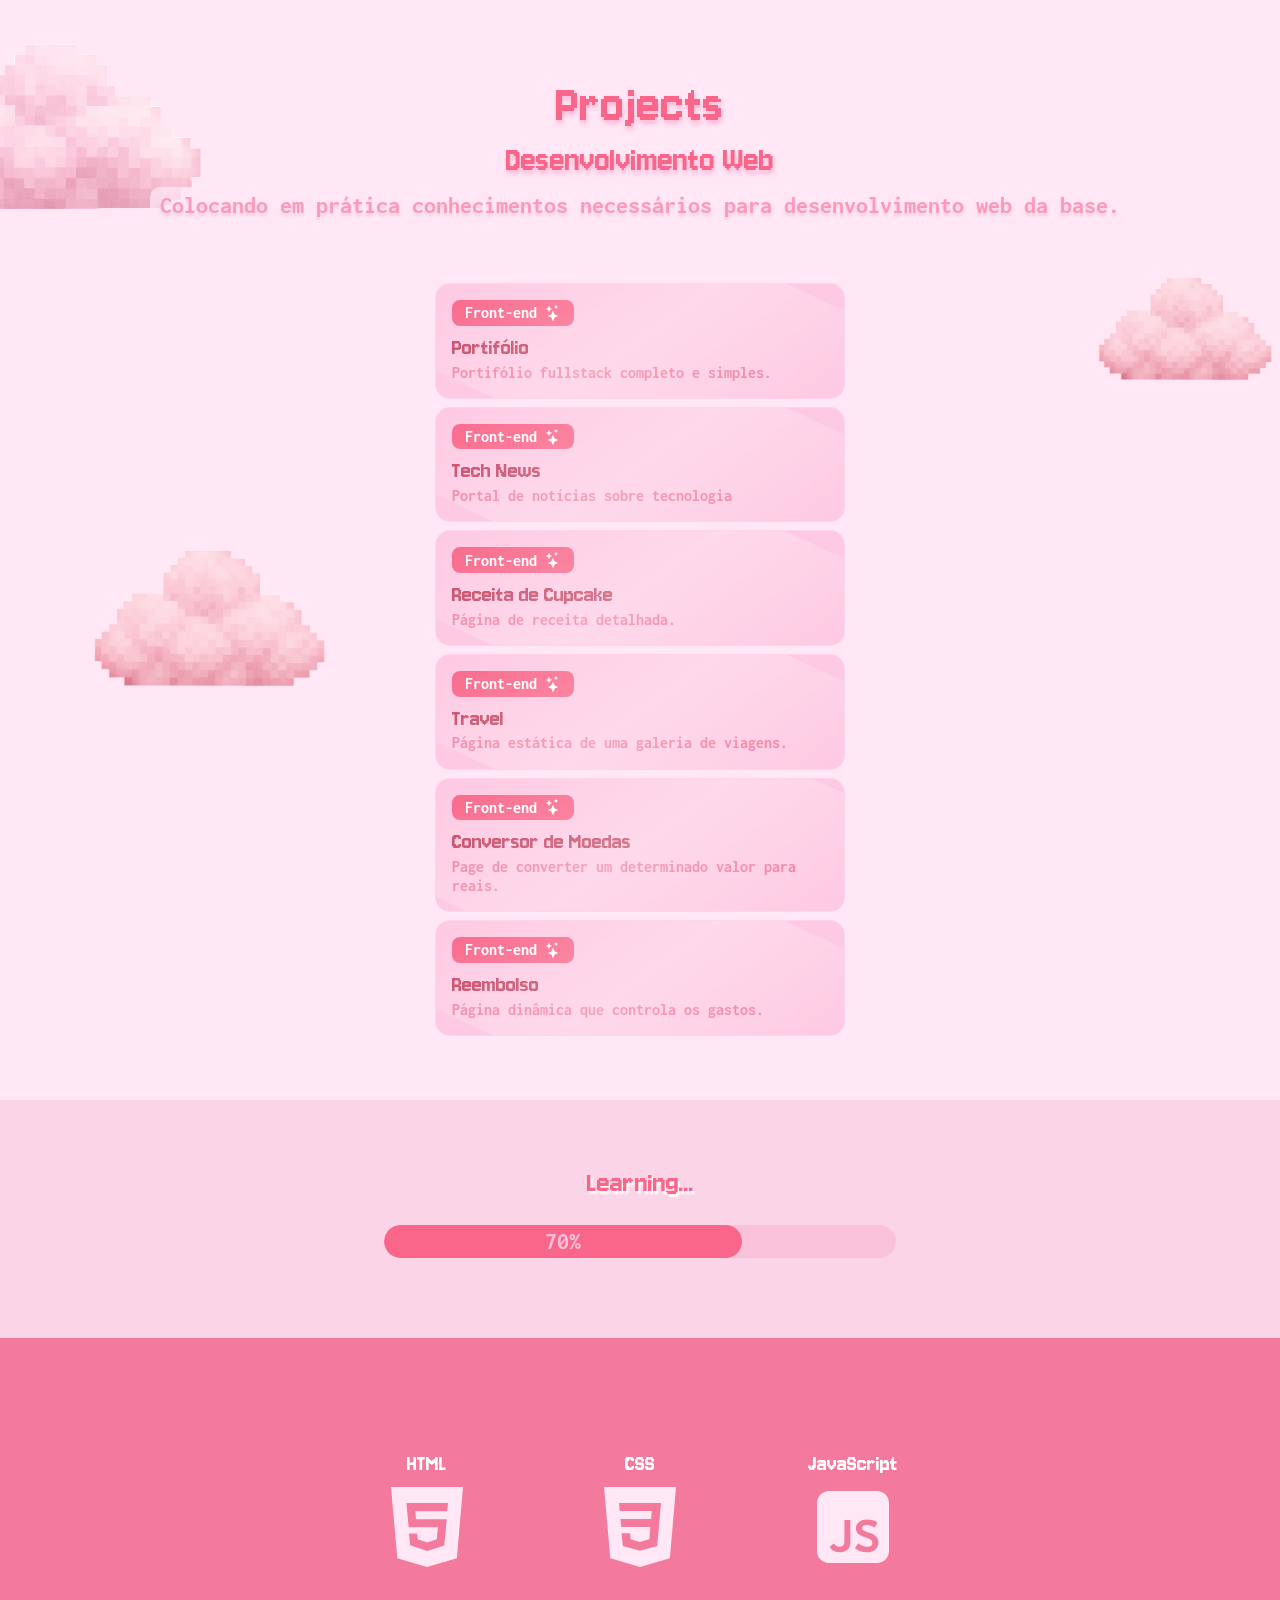
<file: index.html>
<!DOCTYPE html>
<html lang="pt-br">
  <head>
    <meta charset="UTF-8" />
    <meta name="viewport" content="width=device-width, initial-scale=1.0" />
    <title>Projects</title>
    <link rel="stylesheet" href="styles/style.css" />
  </head>
  <body>
    <div class="background">
      <img class="cloud-1" src="assets/images/nuvem-1.svg" alt="" />
      <img class="cloud-2" src="assets/images/nuvem-2.svg" alt="" />
      <img class="cloud-3" src="assets/images/nuvem-2.svg" alt="" />
    </div>

    <header>
      <div class="header-content">
        <h1>Projects</h1>
        <h2>Desenvolvimento Web</h2>
        <p>
          <span>
            Colocando em prática conhecimentos necessários para desenvolvimento
            web da base.
          </span>
        </p>
      </div>
    </header>

    <main>
      <section class="cards-section">
        <a href="Projects/Projeto Portifólio/index.html" class="card"
          ><div class="tag">
            <span>Front-end</span>
            <img src="assets/icons/Stars.svg" alt="" />
          </div>
          <div class="card-content">
            <h3>Portifólio</h3>
            <p>Portifólio fullstack completo e simples.</p>
          </div>
        </a>
        <a href="Projects/TechNews/index.html" class="card"
          ><div class="tag">
            <span>Front-end</span>
            <img src="assets/icons/Stars.svg" alt="" />
          </div>
          <div class="card-content">
            <h3>Tech News</h3>
            <p>Portal de notícias sobre tecnologia</p>
          </div>
        </a>
        <a href="Projects/RecipeCupcake/index.html" class="card"
          ><div class="tag">
            <span>Front-end</span>
            <img src="assets/icons/Stars.svg" alt="" />
          </div>
          <div class="card-content">
            <h3>Receita de Cupcake</h3>
            <p>Página de receita detalhada.</p>
          </div>
        </a>
        <a href="Projects/Travel/index.html" class="card"
          ><div class="tag">
            <span>Front-end</span>
            <img src="assets/icons/Stars.svg" alt="" />
          </div>
          <div class="card-content">
            <h3>Travel</h3>
            <p>Página estática de uma galeria de viagens.</p>
          </div>
        </a>
        <a href="Projects/Conversor_de_Moedas/index.html" class="card"
          ><div class="tag">
            <span>Front-end</span>
            <img src="assets/icons/Stars.svg" alt="" />
          </div>
          <div class="card-content">
            <h3>Conversor de Moedas</h3>
            <p>Page de converter um determinado valor para reais.</p>
          </div>
        </a>
        <a href="Projects/Reembolso/index.html" class="card"
          ><div class="tag">
            <span>Front-end</span>
            <img src="assets/icons/Stars.svg" alt="" />
          </div>
          <div class="card-content">
            <h3>Reembolso</h3>
            <p>Página dinâmica que controla os gastos.</p>
          </div>
        </a>
      </section>

      <section class="learning">
        <div class="learning-progress">
          <h2>Learning...</h2>

          <div class="progress">
            <div class="progress-bar">70%</div>
          </div>
        </div>
      </section>

      <section class="stack-section">
        <div class="background-learning">
          <div class="learning-blocks">
            <div class="learning-content">
              <h4>HTML</h4>
              <img src="assets/icons/flowbite_html-solid.svg" alt="" />
            </div>
            <div class="learning-content">
              <h4>CSS</h4>
              <img src="assets/icons/flowbite_css-solid.svg" alt="" />
            </div>
            <div class="learning-content">
              <h4>JavaScript</h4>
              <img src="assets/icons/ri_javascript-fill.svg" alt="" />
            </div>
          </div>
        </div>
      </section>
    </main>
  </body>
</html>
</file>
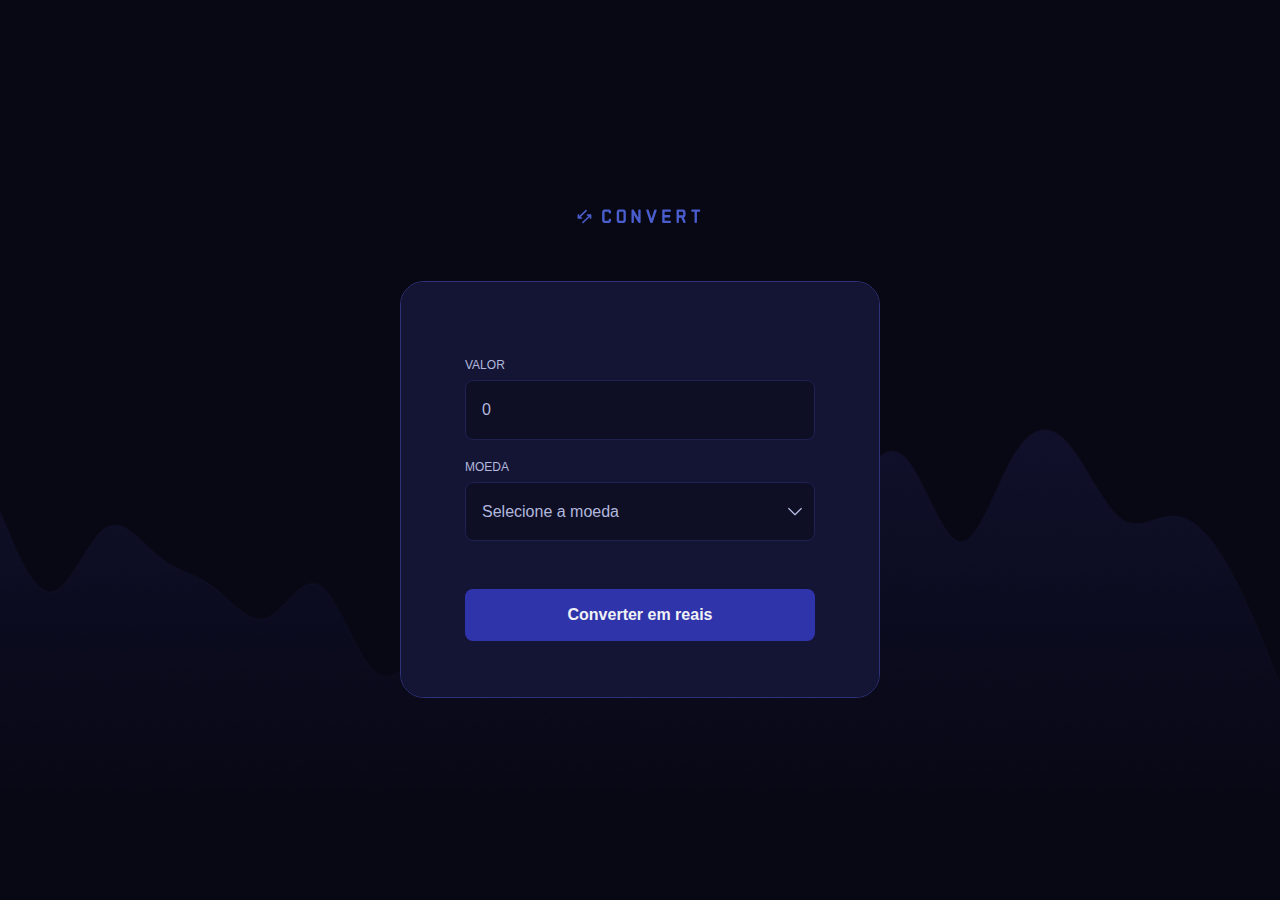
<file: Projects/Conversor de Moedas/index.html>
<!DOCTYPE html>
<html lang="en">
  <head>
    <meta charset="UTF-8" />
    <meta name="viewport" content="width=device-width, initial-scale=1.0" />

    <link rel="preconnect" href="https://fonts.googleapis.com" />
    <link rel="preconnect" href="https://fonts.gstatic.com" crossorigin />

    <link
      href="https://fonts.googleapis.com/css2?family=IBM+Plex+Mono&family=Roboto:wght@400;500;700&display=swap"
      rel="stylesheet"
    />

    <link rel="stylesheet" href="styles.css" />

    <title>Convert</title>
  </head>
  <body>
    <img src="./img/logo.svg" alt="Convert logo" />

    <main>
      <form>
        <label for="amount">valor</label>
        <input type="text" name="amount" id="amount" placeholder="0" required />

        <label for="currency">moeda</label>
        <select name="currency" id="currency" required>
          <option value="" disabled selected hidden>Selecione a moeda</option>
          <option value="USD">Dólar Americano</option>
          <option value="EUR">Euro</option>
          <option value="GBP">Libra Esterlina</option>
        </select>

        <button type="submit">Converter em reais</button>
      </form>

      <footer>
        <span id="description">US$ 1 = R$ 4,86</span>
        <h1 id="result">486,00 Reais</h1>
      </footer>
    </main>

    <script src="script.js"></script>
  </body>
</html>
</file>
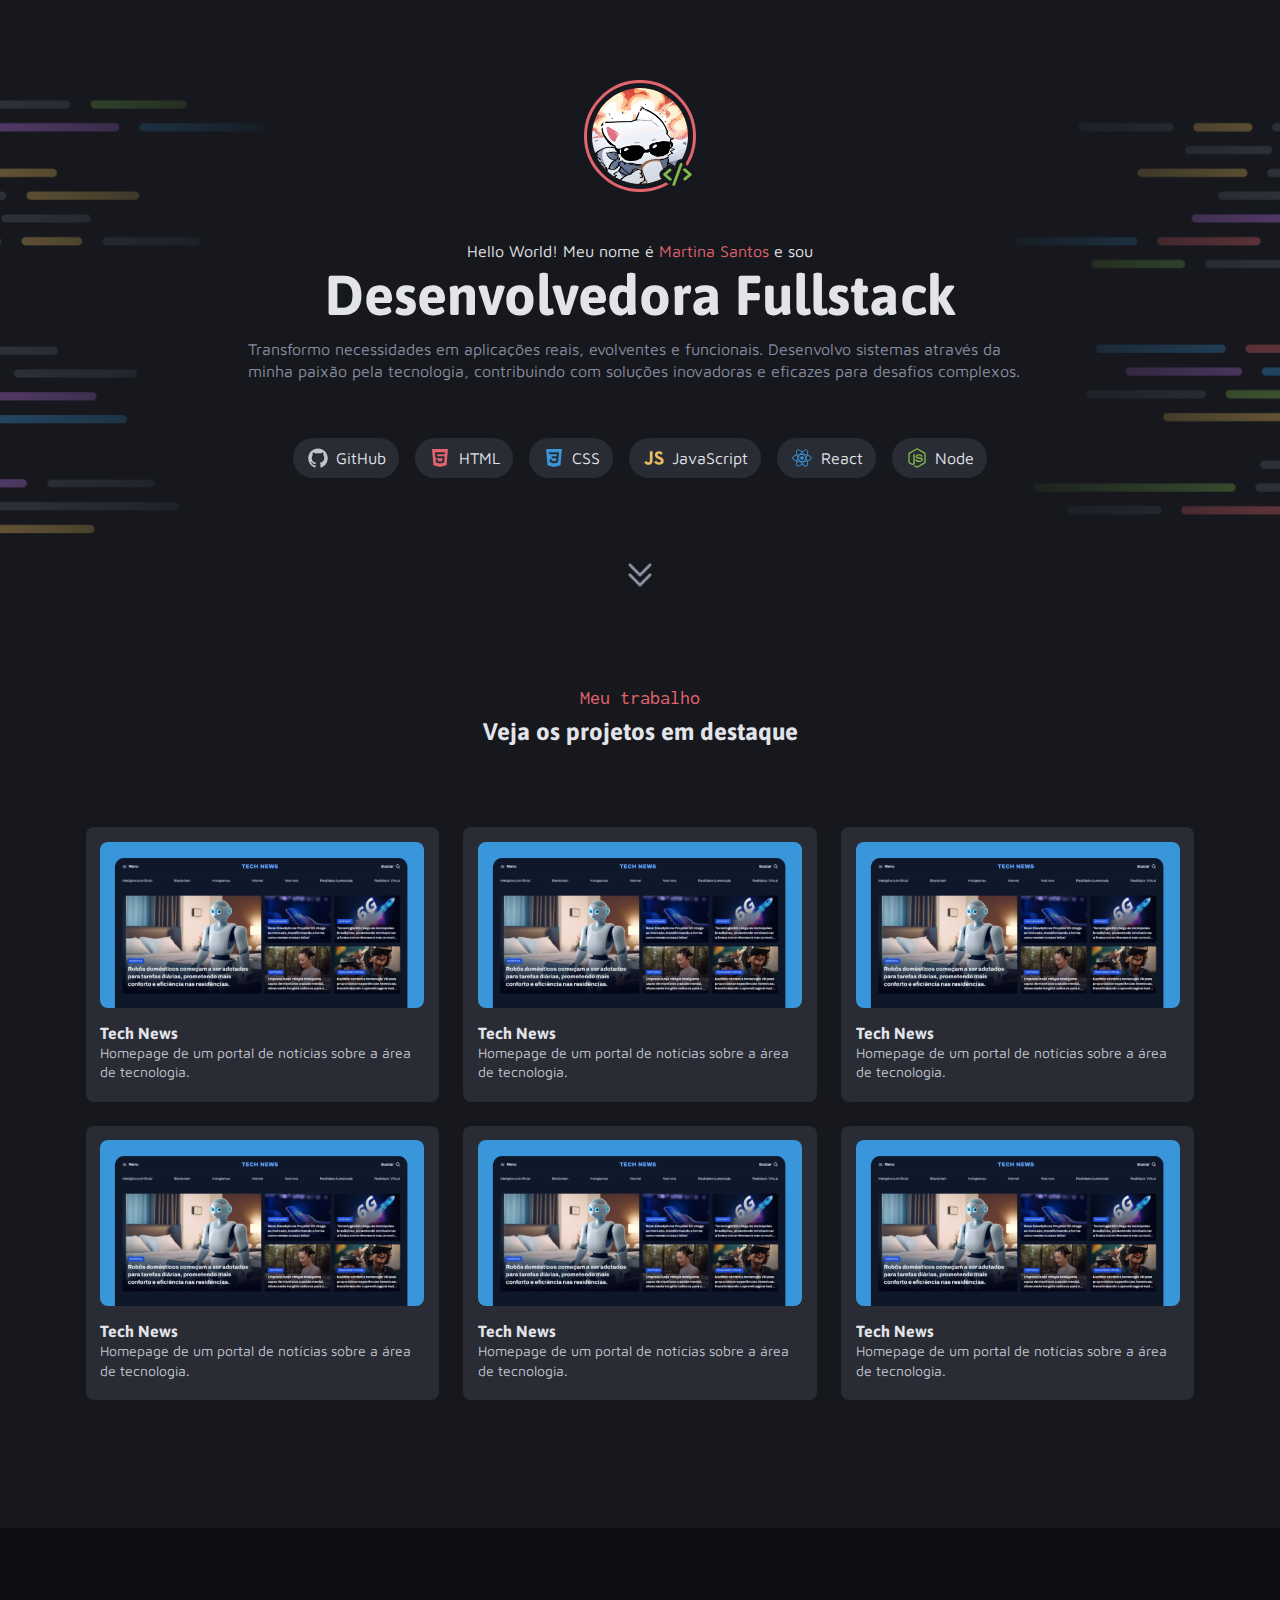
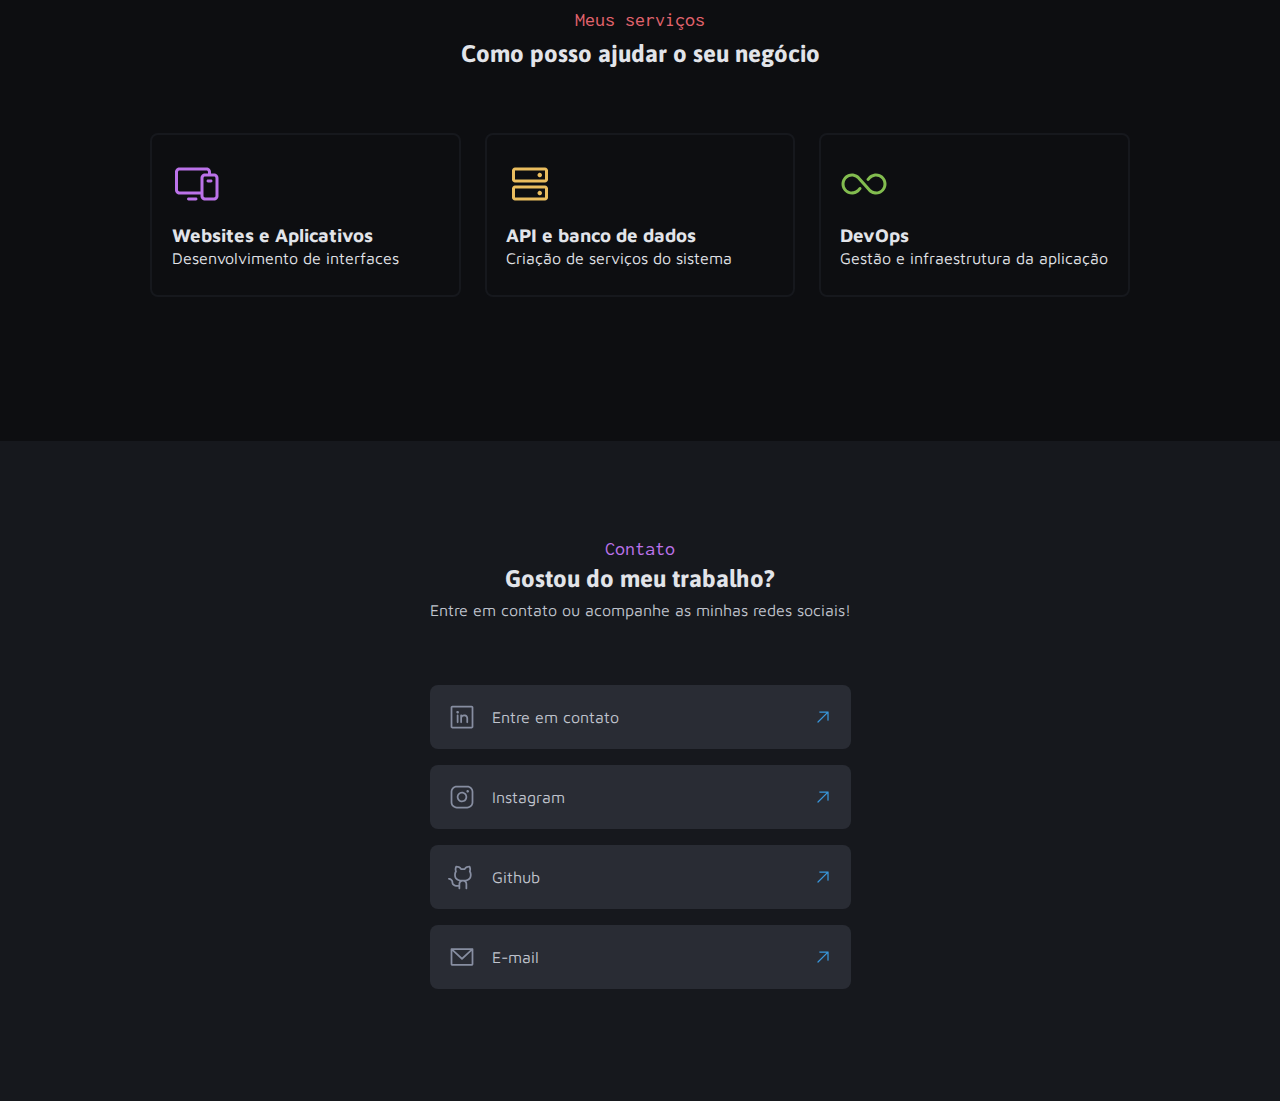
<file: Projects/Projeto Portifólio/index.html>
<!DOCTYPE html>
<html lang="pt-br">
  <head>
    <meta charset="UTF-8" />
    <meta name="viewport" content="width=device-width, initial-scale=1.0" />
    <title>Portifólio</title>
    <link rel="stylesheet" href="./style/style.css" />
  </head>
  <body>
    <header>
      <img src="assets/images/Background_Intro.png" alt="" />
      <div class="primary-section">
        <div class="container">
          <div class="img-perfil">
            <img id="img" src="assets/images/perfil.jpg" alt="foto-perfil" />
            <img id="icon-perfil" src="assets/icons/Code.svg" alt="icon-code" />
          </div>
          <div class="title-section">
            <p>Hello World! Meu nome é <span>Martina Santos</span> e sou</p>
            <h1>Desenvolvedora Fullstack</h1>

            <p>
              Transformo necessidades em aplicações reais, evolventes e
              funcionais. Desenvolvo sistemas através da minha paixão pela
              tecnologia, contribuindo com soluções inovadoras e eficazes para
              desafios complexos.
            </p>
          </div>

          <div class="icons-section">
            <ul>
              <li>
                <img src="assets/icons/GitHub.svg" alt="github" />
                GitHub
              </li>
              <li>
                <img src="assets/icons/HTML.svg" alt="html" />
                HTML
              </li>
              <li>
                <img src="assets/icons/CSS.svg" alt="css" />
                CSS
              </li>
              <li>
                <img src="assets/icons/JavaScript.svg" alt="js" />
                JavaScript
              </li>
              <li>
                <img src="assets/icons/React.svg" alt="react" />
                React
              </li>
              <li>
                <img src="assets/icons/Node.js.svg" alt="node" />
                Node
              </li>
            </ul>
          </div>
        </div>
        <img src="assets/icons/CaretDoubleDown.svg" alt="seta-baixo" />
      </div>
    </header>

    <main>
      <section class="container section-works">
        <div class="title-section-2">
          <h2>Meu trabalho</h2>
          <h3>Veja os projetos em destaque</h3>
        </div>

        <section class="cards">
          <div class="card">
            <img src="assets/images/Thumbnail_Project-02.png" alt="" />
            <div>
              <h3>Tech News</h3>
              <p>
                Homepage de um portal de notícias sobre a área de tecnologia.
              </p>
            </div>
          </div>
          <div class="card">
            <img src="assets/images/Thumbnail_Project-02.png" alt="" />
            <div>
              <h3>Tech News</h3>
              <p>
                Homepage de um portal de notícias sobre a área de tecnologia.
              </p>
            </div>
          </div>
          <div class="card">
            <img src="assets/images/Thumbnail_Project-02.png" alt="" />
            <div>
              <h3>Tech News</h3>
              <p>
                Homepage de um portal de notícias sobre a área de tecnologia.
              </p>
            </div>
          </div>
          <div class="card">
            <img src="assets/images/Thumbnail_Project-02.png" alt="" />
            <div>
              <h3>Tech News</h3>
              <p>
                Homepage de um portal de notícias sobre a área de tecnologia.
              </p>
            </div>
          </div>
          <div class="card">
            <img src="assets/images/Thumbnail_Project-02.png" alt="" />
            <div>
              <h3>Tech News</h3>
              <p>
                Homepage de um portal de notícias sobre a área de tecnologia.
              </p>
            </div>
          </div>
          <div class="card">
            <img src="assets/images/Thumbnail_Project-02.png" alt="" />
            <div>
              <h3>Tech News</h3>
              <p>
                Homepage de um portal de notícias sobre a área de tecnologia.
              </p>
            </div>
          </div>
        </section>
      </section>

      <section class="section-services">
        <div class="container">
          <div class="title-section-2">
            <h2>Meus serviços</h2>
            <h3>Como posso ajudar o seu negócio</h3>
          </div>

          <div class="cards-2">
            <div class="mini-card">
              <img src="assets/icons/Devices.svg" alt="devices" />
              <div>
                <h3>Websites e Aplicativos</h3>
                <p>Desenvolvimento de interfaces</p>
              </div>
            </div>
            <div class="mini-card">
              <img src="assets/icons/HardDrives.svg" alt="hard-drives" />
              <div>
                <h3>API e banco de dados</h3>
                <p>Criação de serviços do sistema</p>
              </div>
            </div>
            <div class="mini-card">
              <img src="assets/icons/Infinity.svg" alt="infinity" />
              <div>
                <h3>DevOps</h3>
                <p>Gestão e infraestrutura da aplicação</p>
              </div>
            </div>
          </div>
        </div>
      </section>

      <section class="section-contact">
        <div class="container">
          <div class="title-section-3">
            <h2>Contato</h2>
            <h3>Gostou do meu trabalho?</h3>
            <p>Entre em contato ou acompanhe as minhas redes sociais!</p>
          </div>

          <div class="buttons-contact">
            <a href="#" class="button-contact">
              <div>
                <img src="assets/icons/LinkedinLogo.svg" alt="Linkedin" />
                Entre em contato
              </div>
              <img src="assets/icons/ArrowUpRight.svg" alt="Seta" />
            </a>

            <a href="#" class="button-contact">
              <div>
                <img src="assets/icons/InstagramLogo.svg" alt="Instagram" />
                Instagram
              </div>
              <img src="assets/icons/ArrowUpRight.svg" alt="Seta" />
            </a>

            <a href="#" class="button-contact">
              <div>
                <img src="assets/icons/GithubLogo.svg" alt="Github" />
                Github
              </div>
              <img src="assets/icons/ArrowUpRight.svg" alt="Seta" />
            </a>

            <a href="#" class="button-contact">
              <div>
                <img src="assets/icons/EnvelopeSimple.svg" alt="E-mail" />
                E-mail
              </div>
              <img src="assets/icons/ArrowUpRight.svg" alt="Seta" />
            </a>
          </div>
        </div>
      </section>
    </main>
  </body>
</html>
</file>
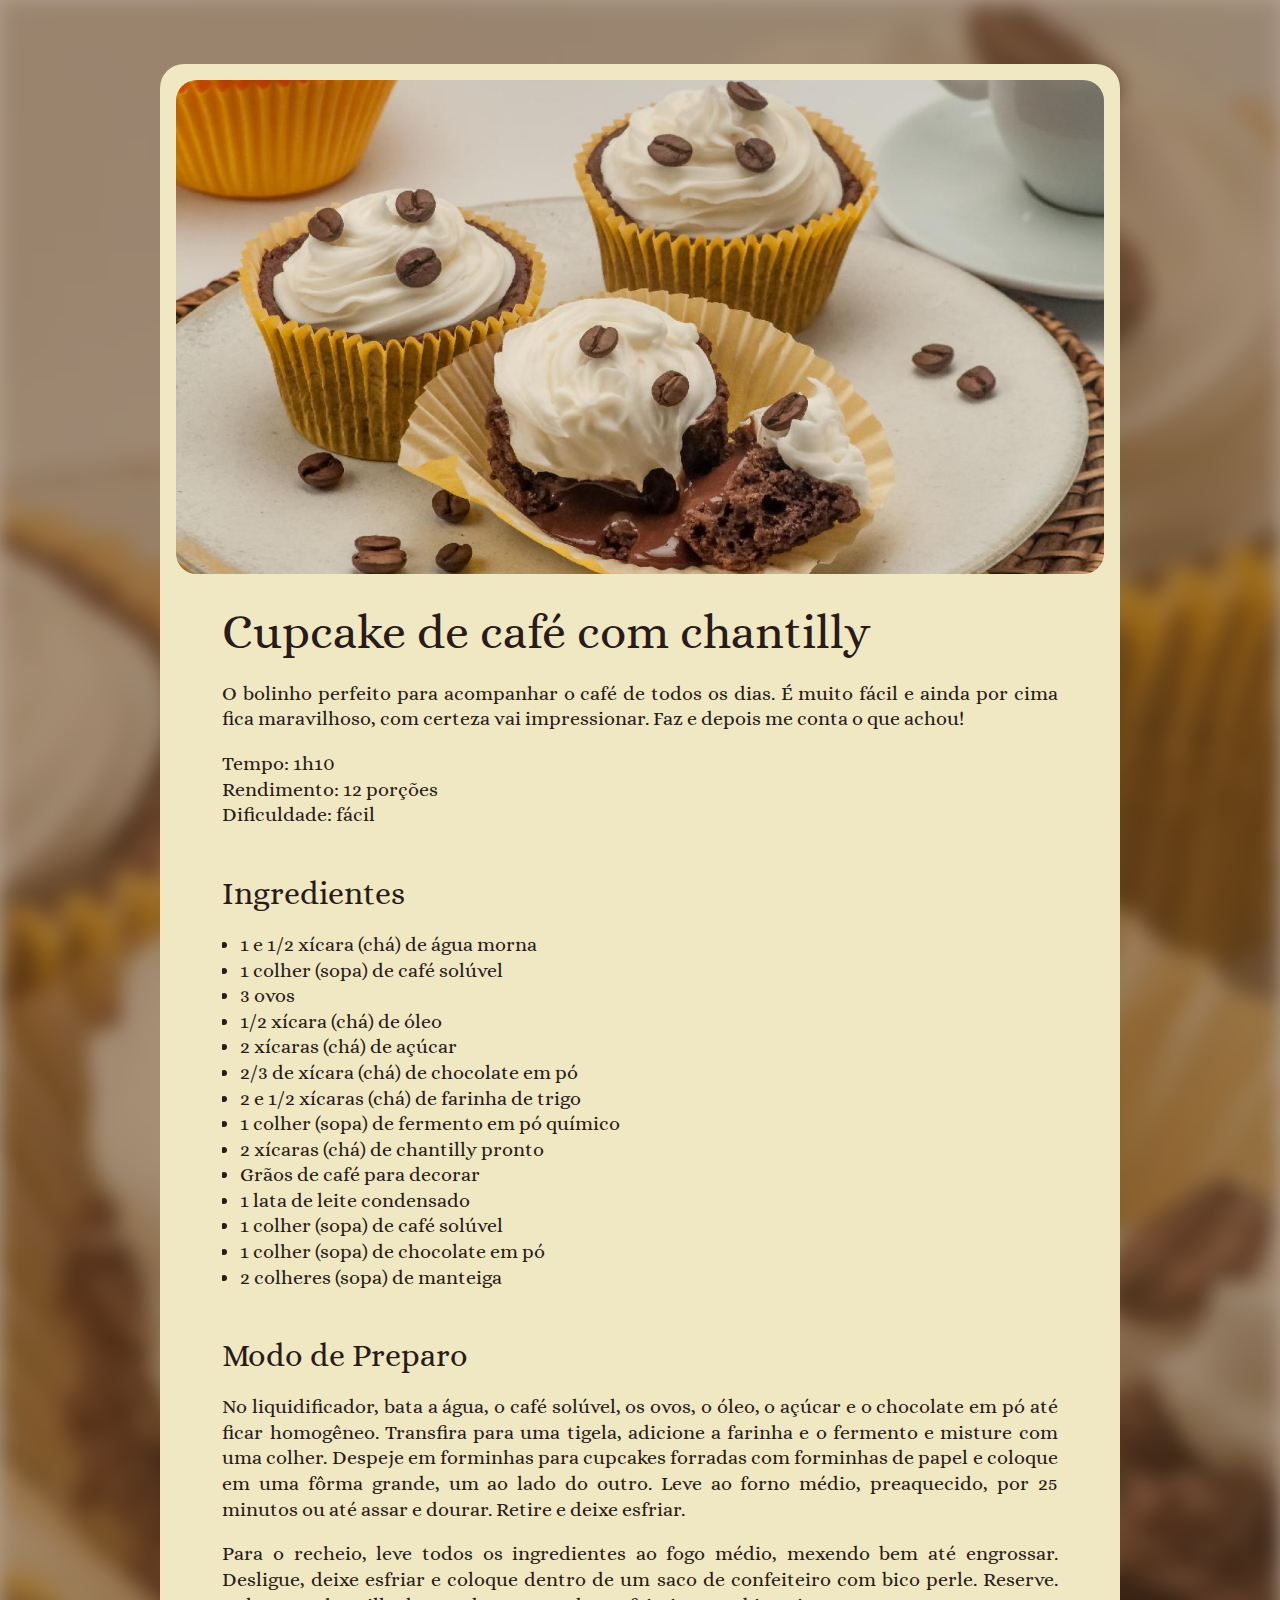
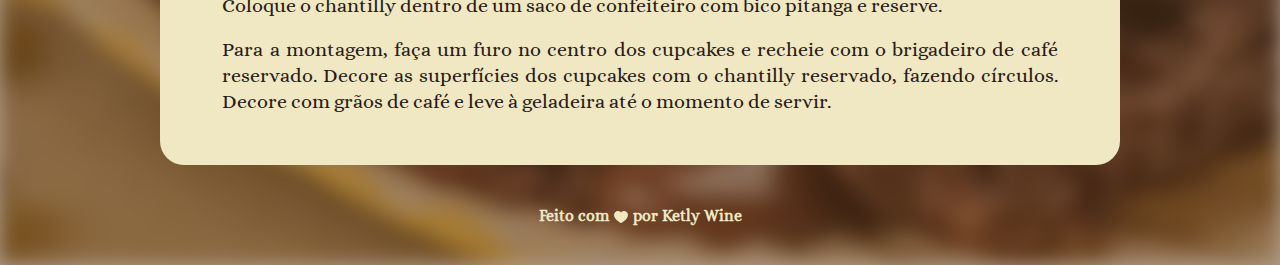
<file: Projects/RecipeCupcake/index.html>
<!DOCTYPE html>
<html lang="pt-br">
  <head>
    <meta charset="UTF-8" />
    <meta name="viewport" content="width=device-width, initial-scale=1.0" />
    <title>Receita de Cupcake</title>
    <link rel="stylesheet" href="style.css" />
  </head>
  <body>
    <div id="container">
      <main id="recive-content">
        <img src="Assets/main-image.png" alt="cupcakes" />
        <div class="section-container">
          <h1>Cupcake de café com chantilly</h1>
          <p>
            O bolinho perfeito para acompanhar o café de todos os dias. É muito
            fácil e ainda por cima fica maravilhoso, com certeza vai
            impressionar. Faz e depois me conta o que achou!
          </p>
          <p>
            Tempo: 1h10 <br />
            Rendimento: 12 porções <br />
            Dificuldade: fácil
          </p>
        </div>
        <section class="section-container ingredientes">
          <h2>Ingredientes</h2>
          <ul>
            <li>1 e 1/2 xícara (chá) de água morna</li>
            <li>1 colher (sopa) de café solúvel</li>
            <li>3 ovos</li>
            <li>1/2 xícara (chá) de óleo</li>
            <li>2 xícaras (chá) de açúcar</li>
            <li>2/3 de xícara (chá) de chocolate em pó</li>
            <li>2 e 1/2 xícaras (chá) de farinha de trigo</li>
            <li>1 colher (sopa) de fermento em pó químico</li>
            <li>2 xícaras (chá) de chantilly pronto</li>
            <li>Grãos de café para decorar</li>
            <li>1 lata de leite condensado</li>
            <li>1 colher (sopa) de café solúvel</li>
            <li>1 colher (sopa) de chocolate em pó</li>
            <li>2 colheres (sopa) de manteiga</li>
          </ul>
        </section>
        <section class="section-container preparo">
          <h2>Modo de Preparo</h2>
          <p>
            No liquidificador, bata a água, o café solúvel, os ovos, o óleo, o
            açúcar e o chocolate em pó até ficar homogêneo. Transfira para uma
            tigela, adicione a farinha e o fermento e misture com uma colher.
            Despeje em forminhas para cupcakes forradas com forminhas de papel e
            coloque em uma fôrma grande, um ao lado do outro. Leve ao forno
            médio, preaquecido, por 25 minutos ou até assar e dourar. Retire e
            deixe esfriar.
          </p>
          <p>
            Para o recheio, leve todos os ingredientes ao fogo médio, mexendo
            bem até engrossar. Desligue, deixe esfriar e coloque dentro de um
            saco de confeiteiro com bico perle. Reserve. Coloque o chantilly
            dentro de um saco de confeiteiro com bico pitanga e reserve.
          </p>
          <p>
            Para a montagem, faça um furo no centro dos cupcakes e recheie com o
            brigadeiro de café reservado. Decore as superfícies dos cupcakes com
            o chantilly reservado, fazendo círculos. Decore com grãos de café e
            leve à geladeira até o momento de servir.
          </p>
        </section>
      </main>
      <footer>
        <p>
          Feito com <img src="Assets/ph_heart-fill.svg" alt="heart" /> por
          Ketly Wine
        </p>
      </footer>
    </div>
  </body>
</html>
</file>
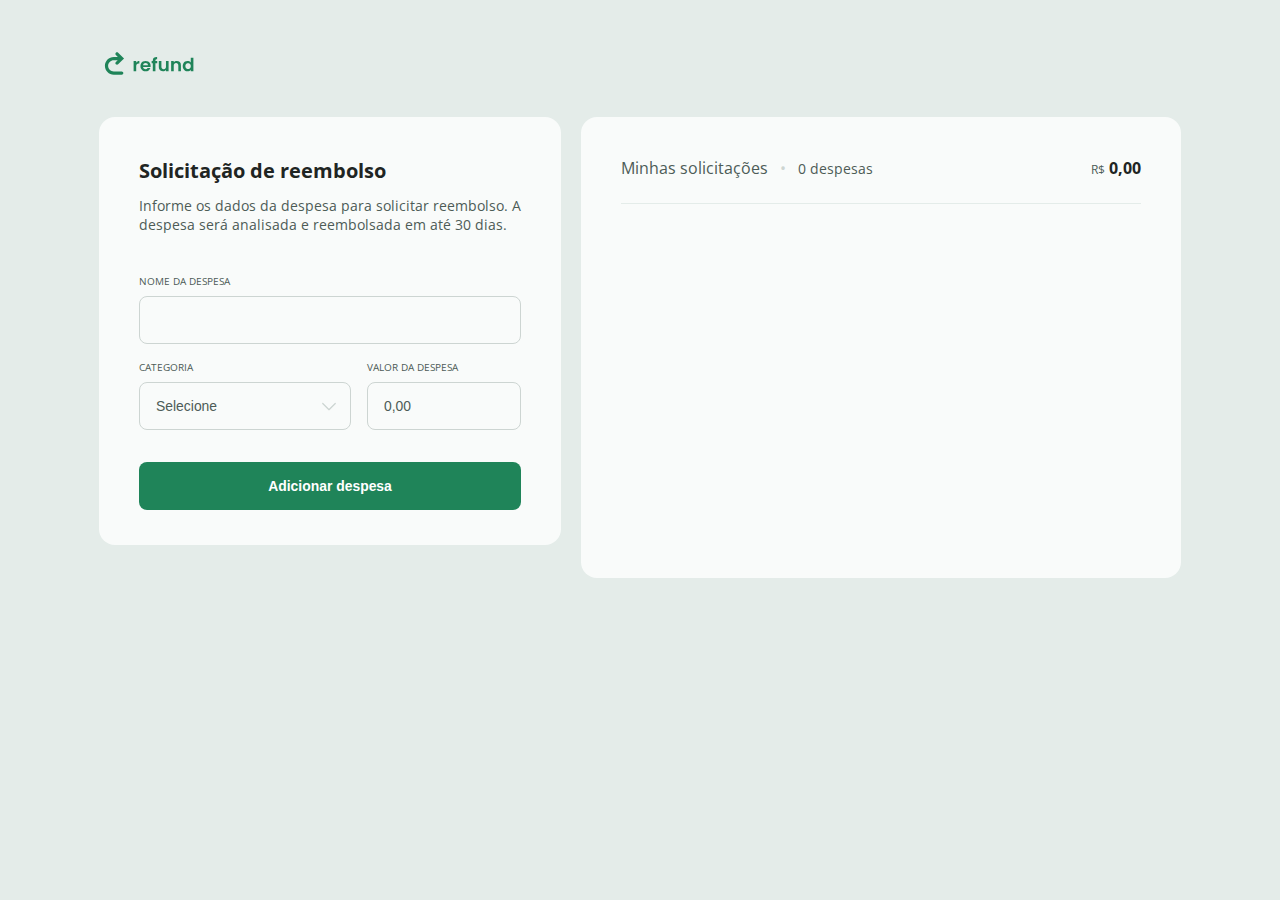
<file: Projects/Reembolso/index.html>
<!DOCTYPE html>
<html lang="en">
  <head>
    <meta charset="UTF-8" />
    <meta name="viewport" content="width=device-width, initial-scale=1.0" />

    <link rel="preconnect" href="https://fonts.googleapis.com" />
    <link rel="preconnect" href="https://fonts.gstatic.com" crossorigin />

    <link
      href="https://fonts.googleapis.com/css2?family=Open+Sans:wght@400;600;700&display=swap"
      rel="stylesheet"
    />

    <link rel="stylesheet" href="styles.css" />

    <title>Refund</title>
  </head>

  <body>
    <main>
      <img src="./img/logo.svg" alt="Convert logo" class="logo" />

      <section>
        <form>
          <h1>Solicitação de reembolso</h1>
          <p>
            Informe os dados da despesa para solicitar reembolso. A despesa será
            analisada e reembolsada em até 30 dias.
          </p>

          <fieldset>
            <legend>Nome da despesa</legend>
            <input type="text" id="expense" name="expense" required />
          </fieldset>

          <div class="inputs-row">
            <fieldset>
              <legend>Categoria</legend>
              <select id="category" name="category" required>
                <option value="" disabled selected hidden>Selecione</option>
                <option value="food">Alimentação</option>
                <option value="accommodation">Hospedagem</option>
                <option value="services">Serviços</option>
                <option value="transport">Transporte</option>
                <option value="others">Outros</option>
              </select>
            </fieldset>

            <fieldset>
              <legend>Valor da despesa</legend>
              <input
                type="text"
                name="amount"
                id="amount"
                placeholder="0,00"
                required
              />
            </fieldset>
          </div>

          <button type="submit">Adicionar despesa</button>
        </form>

        <aside>
          <header>
            <p>
              Minhas solicitações <i>&bullet;</i>
              <span>0 despesas</span>
            </p>
            <h2><small>R$</small>0,00</h2>
          </header>

          <ul>
            <!-- <li class="expense">
              <img src="./img/food.svg" alt="Ícone de tipo da despesa" />

              <div class="expense-info">
                <strong>Almoço</strong>
                <span>Alimentação</span>
              </div>

              <span class="expense-amount"><small>R$</small>1.420,57</span>

              <img src="./img/remove.svg" alt="remover" class="remove-icon" />
            </li> -->
          </ul>
        </aside>
      </section>
    </main>
    <script src="script.js"></script>
  </body>
</html>
</file>
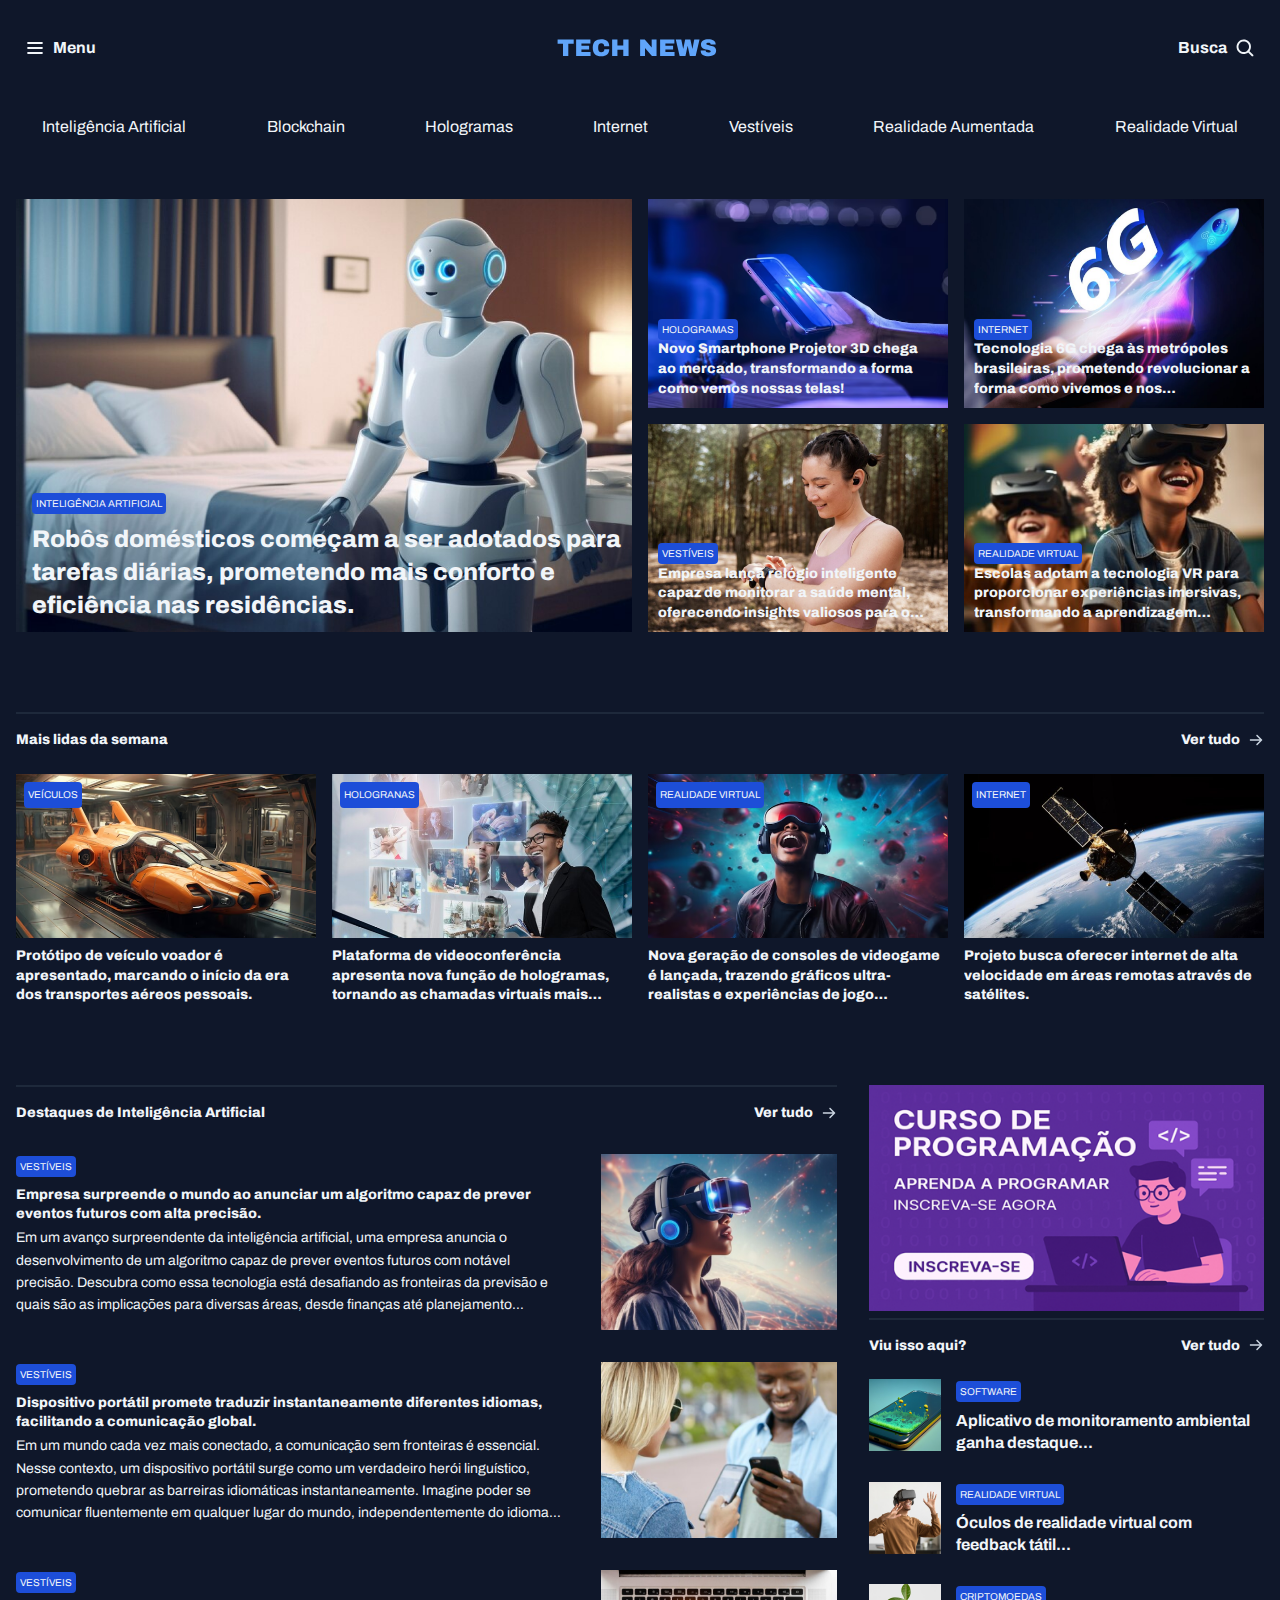
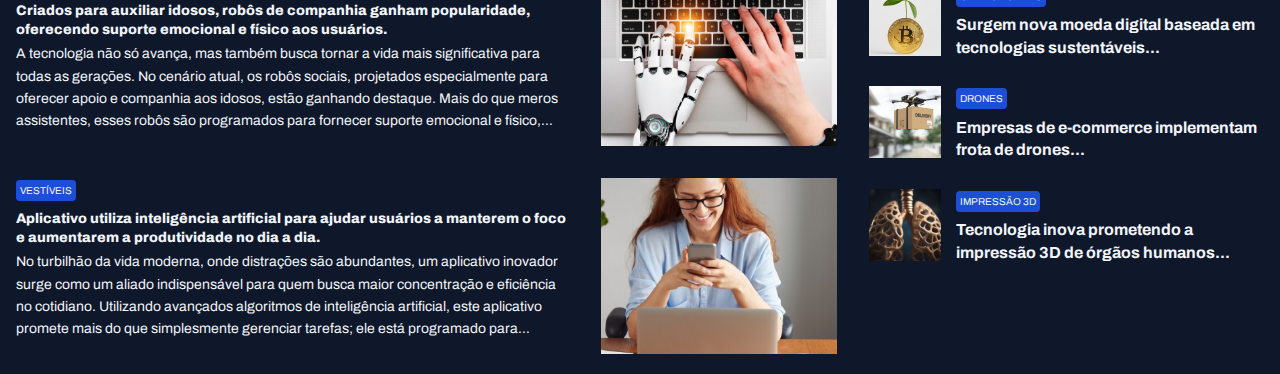
<file: Projects/TechNews/index.html>
<!DOCTYPE html>
<html lang="en">
  <head>
    <meta charset="UTF-8" />
    <meta name="viewport" content="width=device-width, initial-scale=1.0" />
    <link rel="stylesheet" href="./styles/index.css" />
    <title>Portal de Notícias</title>
  </head>
  <body>
    <header class="container">
      <nav id="primary" class="grid">
        <div class="icon-nav">
          <img src="./Assets/icons/List.svg" alt="" />
          <strong>Menu</strong>
        </div>

        <img src="./Assets/icons/Logo.svg" alt="" />

        <div class="icon-nav">
          <strong>Busca</strong>
          <img src="./Assets/icons/MagnifyingGlass.svg" alt="" />
        </div>
      </nav>

      <nav id="secundary" class="grid">
        <a href="#">Inteligência Artificial</a>
        <a href="#">Blockchain</a>
        <a href="#">Hologramas</a>
        <a href="#">Internet</a>
        <a href="#">Vestíveis</a>
        <a href="#">Realidade Aumentada</a>
        <a href="#">Realidade Virtual</a>
      </nav>
    </header>

    <main class="container">
      <section class="grid grid-notice-primary">
        <div id="primary-notice" class="notice-type-1">
          <img src="Assets/images/Image 01.png" alt="" />
          <div class="content">
            <span class="tag">Inteligência Artificial</span>
            <h1>
              Robôs domésticos começam a ser adotados para tarefas diárias,
              prometendo mais conforto e eficiência nas residências.
            </h1>
          </div>
        </div>
        <div class="notice-type-1">
          <img src="Assets/images/Image 02.png" alt="" />
          <div class="content">
            <span class="tag">hologramas</span>
            <h2>
              Novo Smartphone Projetor 3D chega ao mercado, transformando a
              forma como vemos nossas telas!
            </h2>
          </div>
        </div>
        <div class="notice-type-1">
          <img src="Assets/images/Image 03.png" alt="" />
          <div class="content">
            <span class="tag">Internet</span>
            <h2>
              Tecnologia 6G chega às metrópoles brasileiras, prometendo
              revolucionar a forma como vivemos e nos comunicamos.
            </h2>
          </div>
        </div>
        <div class="notice-type-1">
          <img src="Assets/images/Image 04.png" alt="" />
          <div class="content">
            <span class="tag">Vestíveis</span>
            <h2>
              Empresa lança relógio inteligente capaz de monitorar a saúde
              mental, oferecendo insights valiosos para o bem-estar pessoal.
            </h2>
          </div>
        </div>
        <div class="notice-type-1">
          <img src="Assets/images/Image 05.png" alt="" />
          <div class="content">
            <span class="tag">Realidade Virtual</span>
            <h2>
              Escolas adotam a tecnologia VR para proporcionar experiências
              imersivas, transformando a aprendizagem tradicional.
            </h2>
          </div>
        </div>
      </section>

      <section class="notice-secundary">
        <div class="title-section">
          <h3>Mais lidas da semana</h3>
          <div>
            <h3>Ver tudo</h3>
            <img src="./Assets/icons/ArrowRight.svg" alt="" />
          </div>
        </div>
        <div class="grid grid-notice-secundary">
          <div class="notice-type-2">
            <div>
              <img src="Assets/images/Image 06.png" alt="" />
              <span class="tag">Veículos</span>
            </div>
            <h3>
              Protótipo de veículo voador é apresentado, marcando o início da
              era dos transportes aéreos pessoais.
            </h3>
          </div>
          <div class="notice-type-2">
            <div>
              <img src="Assets/images/Image 07.png" alt="" />
              <span class="tag">Hologranas</span>
            </div>
            <h3>
              Plataforma de videoconferência apresenta nova função de
              hologramas, tornando as chamadas virtuais mais realistas e
              envolventes.
            </h3>
          </div>
          <div class="notice-type-2">
            <div>
              <img src="Assets/images/Image 08.png" alt="" />
              <span class="tag">Realidade Virtual</span>
            </div>
            <h3>
              Nova geração de consoles de videogame é lançada, trazendo gráficos
              ultra-realistas e experiências de jogo totalmente envolventes.
            </h3>
          </div>
          <div class="notice-type-2">
            <div>
              <img src="Assets/images/Image 09.png" alt="" />
              <span class="tag">Internet</span>
            </div>
            <h3>
              Projeto busca oferecer internet de alta velocidade em áreas
              remotas através de satélites.
            </h3>
          </div>
        </div>
      </section>

      <section class="notice-tertiary">
        <div id="primary-section">
          <div class="title-section">
            <h2>Destaques de Inteligência Artificial</h2>
            <div>
              <h3>Ver tudo</h3>
              <img src="./Assets/icons/ArrowRight.svg" alt="" />
            </div>
          </div>

          <div class="notice-type-3">
            <div>
              <span class="tag">Vestíveis</span>
              <h3>
                Empresa surpreende o mundo ao anunciar um algoritmo capaz de
                prever eventos futuros com alta precisão.
              </h3>
              <p>
                Em um avanço surpreendente da inteligência artificial, uma
                empresa anuncia o desenvolvimento de um algoritmo capaz de
                prever eventos futuros com notável precisão. Descubra como essa
                tecnologia está desafiando as fronteiras da previsão e quais são
                as implicações para diversas áreas, desde finanças até
                planejamento estratégico.
              </p>
            </div>
            <img src="Assets/images/Image 10.png" alt="" />
          </div>
          <div class="notice-type-3">
            <div>
              <span class="tag">Vestíveis</span>
              <h3>
                Dispositivo portátil promete traduzir instantaneamente
                diferentes idiomas, facilitando a comunicação global.
              </h3>
              <p>
                Em um mundo cada vez mais conectado, a comunicação sem
                fronteiras é essencial. Nesse contexto, um dispositivo portátil
                surge como um verdadeiro herói linguístico, prometendo quebrar
                as barreiras idiomáticas instantaneamente. Imagine poder se
                comunicar fluentemente em qualquer lugar do mundo,
                independentemente do idioma local. Este dispositivo não é mais
                uma visão futurista, mas uma realidade impressionante que está
                transformando a forma como nos conectamos globalmente. Nesta
                reportagem, mergulharemos nas funcionalidades deste dispositivo
                revolucionário e como ele está moldando uma nova era de
                compreensão global.
              </p>
            </div>
            <img src="Assets/images/Image 11.png" alt="" />
          </div>
          <div class="notice-type-3">
            <div>
              <span class="tag">Vestíveis</span>
              <h3>
                Criados para auxiliar idosos, robôs de companhia ganham
                popularidade, oferecendo suporte emocional e físico aos
                usuários.
              </h3>
              <p>
                A tecnologia não só avança, mas também busca tornar a vida mais
                significativa para todas as gerações. No cenário atual, os robôs
                sociais, projetados especialmente para oferecer apoio e
                companhia aos idosos, estão ganhando destaque. Mais do que meros
                assistentes, esses robôs são programados para fornecer suporte
                emocional e físico, preenchendo lacunas nas necessidades de
                cuidado. Nesta matéria, exploraremos como esses companheiros
                tecnológicos estão impactando positivamente a qualidade de vida
                da terceira idade e proporcionando uma nova perspectiva sobre o
                envelhecimento.
              </p>
            </div>
            <img src="Assets/images/Image 12.png" alt="" />
          </div>
          <div class="notice-type-3">
            <div>
              <span class="tag">Vestíveis</span>
              <h3>
                Aplicativo utiliza inteligência artificial para ajudar usuários
                a manterem o foco e aumentarem a produtividade no dia a dia.
              </h3>
              <p>
                No turbilhão da vida moderna, onde distrações são abundantes, um
                aplicativo inovador surge como um aliado indispensável para quem
                busca maior concentração e eficiência no cotidiano. Utilizando
                avançados algoritmos de inteligência artificial, este aplicativo
                promete mais do que simplesmente gerenciar tarefas; ele está
                programado para compreender os padrões de trabalho de cada
                usuário, oferecendo sugestões personalizadas para otimizar o
                tempo e maximizar a produtividade. Nesta matéria, exploraremos
                como essa ferramenta tecnológica está se tornando a chave para
                manter o foco em um mundo cada vez mais cheio de distrações,
                transformando a maneira como encaramos nossas responsabilidades
                diárias.
              </p>
            </div>
            <img src="Assets/images/Image 13.png" alt="" />
          </div>
        </div>

        <aside id="secondary-section">
          <img id="anuncio" src="Assets/images/Image 19.png" alt="" />
          <section>
            <div class="title-section">
              <h3>Viu isso aqui?</h3>
              <div>
                <h3>Ver tudo</h3>
                <img src="./Assets/icons/ArrowRight.svg" alt="" />
              </div>
            </div>

            <ul>
              <li>
                <img src="Assets/images/Image 14.png" alt="" />
                <div>
                  <span class="tag">Software</span>
                  <h4>
                    Aplicativo de monitoramento ambiental ganha destaque...
                  </h4>
                </div>
              </li>
              <li>
                <img src="Assets/images/Image 15.png" alt="" />
                <div>
                  <span class="tag">Realidade Virtual</span>
                  <h4>Óculos de realidade virtual com feedback tátil...</h4>
                </div>
              </li>
              <li>
                <img src="Assets/images/Image 16.png" alt="" />
                <div>
                  <span class="tag">Criptomoedas</span>
                  <h4>
                    Surgem nova moeda digital baseada em tecnologias
                    sustentáveis...
                  </h4>
                </div>
              </li>
              <li>
                <img src="Assets/images/Image 17.png" alt="" />
                <div>
                  <span class="tag">Drones</span>
                  <h4>Empresas de e-commerce implementam frota de drones...</h4>
                </div>
              </li>
              <li>
                <img src="Assets/images/Image 18.png" alt="" />
                <div>
                  <span class="tag">Impressão 3D</span>
                  <h4>
                    Tecnologia inova prometendo a impressão 3D de órgãos
                    humanos...
                  </h4>
                </div>
              </li>
            </ul>
          </section>
        </aside>
      </section>
    </main>
  </body>
</html>
</file>
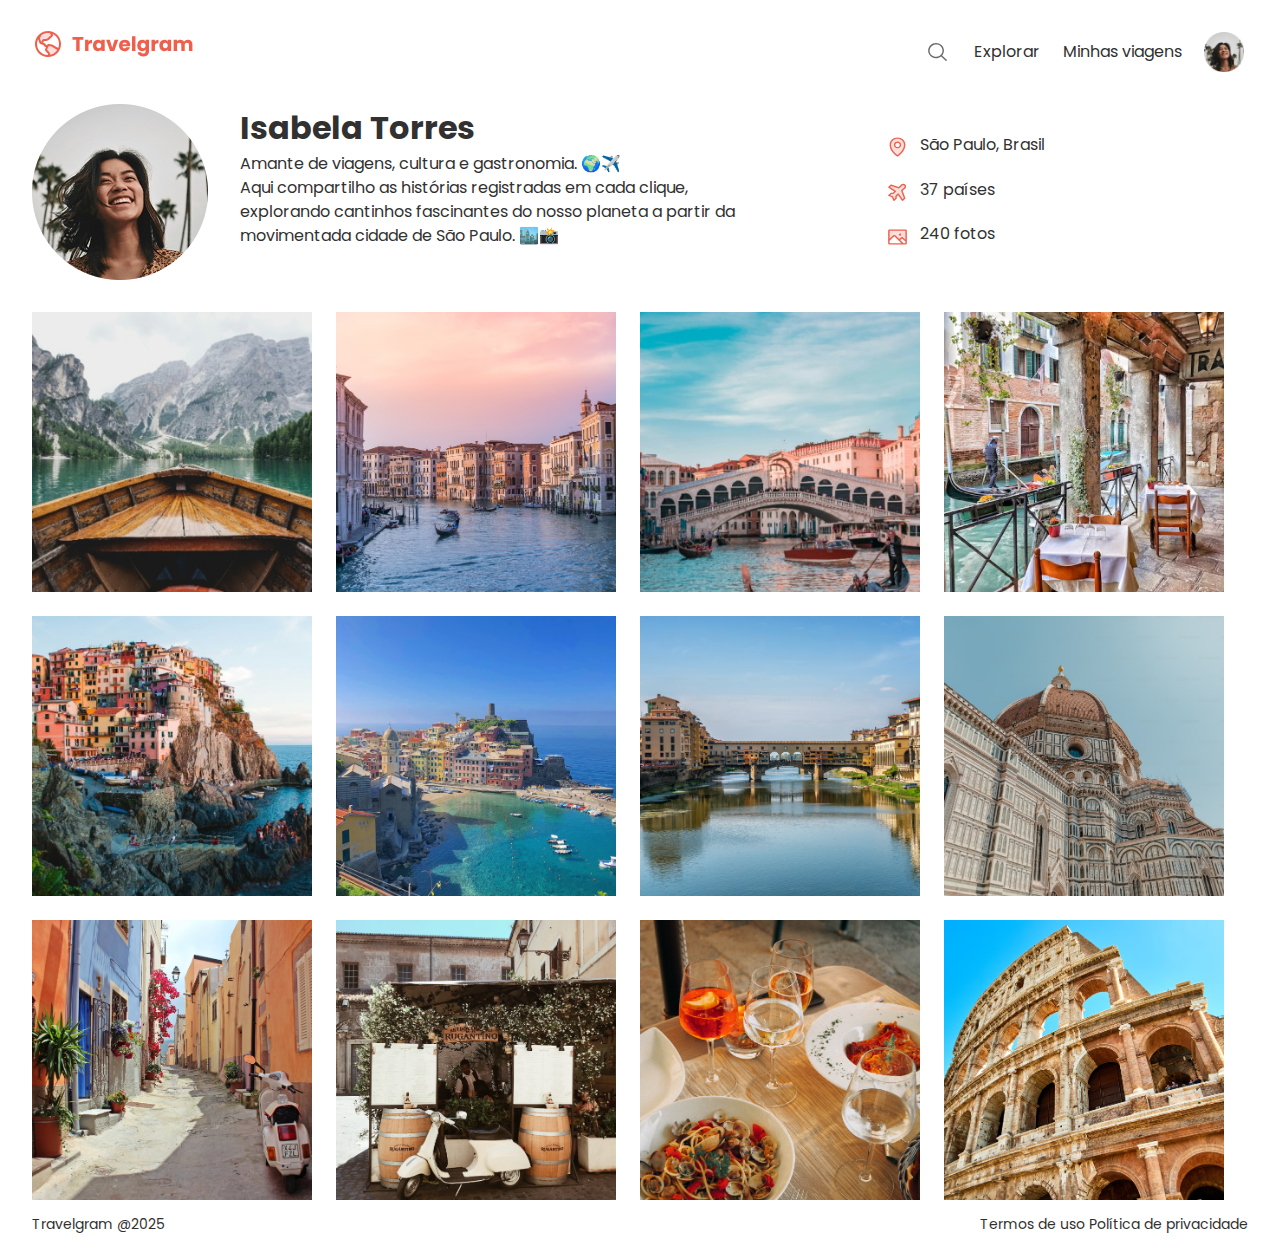
<file: Projects/Travel/index.html>
<!DOCTYPE html>
<html lang="pt-br">
  <head>
    <link rel="preconnect" href="https://fonts.googleapis.com" />
    <link rel="preconnect" href="https://fonts.gstatic.com" crossorigin />
    <meta charset="UTF-8" />
    <meta name="viewport" content="width=device-width, initial-scale=1.0" />
    <title>Travelgram</title>
    <link rel="stylesheet" href="style/style.css" />
    <link
      href="https://fonts.googleapis.com/css2?family=Alice&family=Poppins:ital,wght@0,100;0,200;0,300;0,400;0,500;0,600;0,700;0,800;0,900;1,100;1,200;1,300;1,400;1,500;1,600;1,700;1,800;1,900&display=swap"
      rel="stylesheet"
    />
  </head>
  <body>
    <div class="container">
      <header>
        <nav>
          <div>
            <img src="assets/Logo.svg" alt="logo" />
          </div>
          <div class="pesquisa-nav">
            <img
              class="icon"
              src="assets/MagnifyingGlass.svg"
              alt="icon-lupa"
            />
            <a href="#">Explorar</a>
            <a href="#">Minhas viagens</a>
            <img id="img-perfil" src="assets/Profile pic.png" alt="" />
          </div>
        </nav>

        <div class="head">
          <div class="info">
            <img src="assets/Profile pic.png" alt="foto de perfil" />
            <div class="text-about">
              <h1>Isabela Torres</h1>
              <p>
                Amante de viagens, cultura e gastronomia. 🌍✈️ <br />
                Aqui compartilho as histórias registradas em cada clique,
                explorando cantinhos fascinantes do nosso planeta a partir da
                movimentada cidade de São Paulo. 🏙️📸
              </p>
            </div>
          </div>

          <div id="list">
            <ul>
              <li>
                <img
                  class="icon"
                  src="assets/MapPin.svg"
                  alt="icon-localization"
                />
                <p>São Paulo, Brasil</p>
              </li>
              <li>
                <img
                  class="icon"
                  src="assets/AirplaneTilt.svg"
                  alt="icon-avion"
                />
                <p>37 países</p>
              </li>
              <li>
                <img
                  class="icon"
                  src="assets/Image.svg"
                  alt="icon-localization"
                />
                <p>240 fotos</p>
              </li>
            </ul>
          </div>
        </div>
      </header>

      <main>
        <img src="assets/Image 01.png" alt="img" />
        <img src="assets/Image 02.png" alt="img" />
        <img src="assets/Image 03.png" alt="img" />
        <img src="assets/Image 04.png" alt="img" />
        <img src="assets/Image 05.png" alt="img" />
        <img src="assets/Image 06.png" alt="img" />
        <img src="assets/Image 07.png" alt="img" />
        <img src="assets/Image 08.png" alt="img" />
        <img src="assets/Image 09.png" alt="img" />
        <img src="assets/Image 10.png" alt="img" />
        <img src="assets/Image 11.png" alt="img" />
        <img src="assets/Image 12.png" alt="img" />
      </main>

      <footer>
        <p>Travelgram @2025</p>
        <div>
          <a href="">Termos de uso</a>
          <a href="">Política de privacidade</a>
        </div>
      </footer>
    </div>
  </body>
</html>
</file>
<file: styles/style.css>
@import url("global.css");
@import url("header.css");
@import url("section.css");
@import url("body.css");
</file>
<file: Projects/Conversor de Moedas/styles.css>
* {
  margin: 0;
  padding: 0;
  box-sizing: border-box;
}

:root {
  font-family: "Inter", sans-serif;
  font-size: 16px;
}

::-webkit-scrollbar {
  width: 8px;
}

::-webkit-scrollbar-track {
  background-color: #1f2151;
}

::-webkit-scrollbar-thumb {
  background-color: #2f3279;
}

body {
  width: 100%;
  height: 100vh;

  background-image: url("./img/bg.png");
  background-size: contain;

  display: flex;
  align-items: center;
  justify-content: center;
  flex-direction: column;

  gap: 3.12rem;

  color: #f1f2f6;
}

main {
  width: 480px;
  border-radius: 1.5rem;

  border: 1px solid #2f3279;
  overflow-y: hidden;
}

form {
  background-color: #141534;

  display: flex;
  flex-direction: column;

  padding: 3.5rem 4rem;
}

label {
  font-size: 0.75rem;
  color: #b2b8de;
  text-transform: uppercase;
  margin-bottom: 0.5rem;
  margin-top: 1.25rem;
}

input,
select {
  outline: 0;

  color: #f1f2f6;
  border: 1px solid #1f2151;
  border-radius: 0.5rem;

  background-color: #0e0f25;
  padding: 1.25rem 1rem;

  font-family: "Inter", sans-serif;
  font-size: 1rem;
}

select {
  -moz-appearance: none;
  -webkit-appearance: none;
  appearance: none;

  background: url("./img/chevron-down.svg") no-repeat;
  background-position: calc(100% - 0.75rem) center !important;
  background-color: #0e0f25;

  cursor: pointer;
  font-size: 1rem;
}

input::placeholder,
select:invalid,
option {
  color: #b2b8de;
}

input:focus,
select:focus {
  border: 1px solid #4a5dcd;
}

button {
  height: 3.25rem;

  background-color: #2f34ab;

  border: none;
  border-radius: 0.5rem;

  color: #f1f2f6;

  font-family: "Inter", sans-serif;
  font-size: 1rem;
  font-weight: 600;
  cursor: pointer;
  transition: background-color 0.2s;

  margin-top: 3rem;
  outline: 0;
}

button:hover {
  background-color: #4a5dcd;
}

button:focus {
  outline: 1.5px solid #4a5dcd;
}

footer {
  background-color: #1f2151;
  padding: 2.5rem;
  max-height: 196px;

  text-align: center;
  display: none;

  overflow-y: scroll;
}

.show-result {
  display: block;
}

footer span {
  color: #7d8dec;
  font-size: 1rem;
  font-family: "IBM Plex Mono", monospace;
  margin-bottom: 0.5rem;
  line-height: 1.25rem;
}

footer h1 {
  color: #f1f2f6;
  font-weight: 700;
  font-size: 2rem;
  line-height: 3rem;
  word-break: break-all;
}
</file>
<file: Projects/Projeto Portifólio/style/style.css>
@import url(global.css);
@import url(header.css);
@import url(section.css);
</file>
<file: Projects/RecipeCupcake/style.css>
@import url("https://fonts.googleapis.com/css2?family=Alice&display=swap");

* {
  margin: 0;
  padding: 0;
  box-sizing: border-box;
  font-family: "Alice", sans-serif;
  size: 10px;
}

#container {
  display: flex;
  flex-direction: column;
  align-items: center;
  position: relative;
}

#container::before {
  content: "";
  background-image: url("Assets/main-image.png");
  top: 0;
  left: 0;
  width: 100%;
  height: 100%;
  background-size: cover;
  background-position: center;
  position: absolute;
  filter: blur(10px);
  z-index: -2;
}

#container::after {
  content: "";
  position: absolute;
  top: 0;
  left: 0;
  width: 100%;
  height: 100%;
  background-color: rgba(102, 66, 33, 0.5); /* cor escura transparente */
  z-index: -1;
}

#recive-content {
  color: #291b1a;
  display: flex;
  flex-direction: column;
  justify-content: center;
  align-items: center;
  width: 60rem;
  position: relative;
  background-color: #f0e8c2;
  margin-top: 4rem;
  gap: 1.5rem;
  padding: 1rem;
  padding-bottom: 2rem;
  border-radius: 1.5rem;
}

#recive-content img {
  width: 100%;
  border-radius: 1.3rem;
}

h1 {
  font-weight: 400;
  font-size: 3rem;
  margin-bottom: 1rem;
  line-height: 140%;
}

h2 {
  font-weight: 400;
  font-size: 2rem;
  margin-bottom: 1rem;
  line-height: 140%;
}

.section-container p,
.section-container ul {
  font-size: 1.25rem;
  margin-bottom: 1.2rem;
  line-height: 1.6rem;
  text-align: justify;
}

.section-container {
  position: relative;
  width: 90%;
  overflow: hidden;
}

.section-container ul {
  padding-left: 1.1rem;
}

footer {
  font-weight: bold;
  margin: 2rem;
  padding: 0.5rem;
}

footer p {
  color: #f0e8c2;
}

footer img {
  position: relative;
  top: 0.2rem;
}

/* Celulares */
@media (max-width: 575px) {
  #recive-content {
    width: 90%;
  }
  .section-container p,
  .section-container ul {
    font-size: 1.1rem;
    margin-bottom: 1rem;
    line-height: 1.2rem;
    text-align: justify;
  }
  h1 {
    font-size: 1.7rem;
  }

  h2 {
    font-size: 1.6rem;
  }
}

/* Tablets */
@media (min-width: 576px) and (max-width: 1200px) {
  #recive-content {
    width: 80%;
  }
  .section-container p,
  .section-container ul {
    font-size: 1.25rem;
    margin-bottom: 1rem;
    line-height: 1.2rem;
    text-align: justify;
  }
  h1 {
    font-size: 2.1rem;
  }

  h2 {
    font-size: 1.8rem;
  }
}
</file>
<file: Projects/Reembolso/styles.css>
* {
  margin: 0;
  padding: 0;
  box-sizing: border-box;
}

:root {
  font-family: "Open Sans", sans-serif;
  font-size: 16px;
}

::-webkit-scrollbar {
  width: 0.5rem;
}

::-webkit-scrollbar-track {
  background-color: transparent;
}

::-webkit-scrollbar-thumb {
  background: #e4ece9;
}

body {
  width: 100%;
  height: 100vh;

  background-color: #e4ece9;

  display: flex;
  flex-direction: column;
  align-items: center;

  color: #1f2523;
}

.logo {
  margin: 3rem 0 2rem;
}

main section {
  display: flex;
  flex: 1;
  gap: 1.25rem;
  padding-bottom: 2rem;
}

form {
  background-color: #f9fbfa;
  border-radius: 1rem;
  padding: 2.5rem;
  max-width: 462px;

  display: flex;
  flex-direction: column;
}

form h1 {
  font-size: 1.25rem;
}

form p {
  font-size: 0.87rem;
  color: #4d5c57;
  margin: 0.75rem 0 2.5rem;
}

fieldset {
  border: none;
  display: flex;
}

fieldset legend {
  text-transform: uppercase;
  font-size: 0.62rem;
  color: #4d5c57;
  margin-bottom: 0.5rem;
}

fieldset:focus-within legend {
  color: #1f8459;
  font-weight: 700;
}

input,
select {
  flex: 1;
  height: 3rem;
  border-radius: 0.5rem;
  border: 1px solid #cdd5d2;
  padding: 0 1rem;
  font-size: 0.87rem;
  color: #1f2523;
  background-color: transparent;
  outline: none;
}

select {
  appearance: none;
  background-image: url(img/chevron-down.svg);
  background-repeat: no-repeat;
  background-position: right 0.7rem top 50%;
  background-size: 1.25rem auto;
}

input::placeholder,
select:invalid {
  color: #4d5c57;
}

input:focus,
select:focus {
  border: 1.5px solid #1f8459;
}

.inputs-row {
  display: flex;
  flex: 1;

  gap: 1rem;
  margin-top: 1rem;
}

.inputs-row fieldset:first-child {
  flex: 1;
}

.inputs-row fieldset:last-child input {
  max-width: 154px;
}

form button {
  height: 3rem;
  border-radius: 0.5rem;
  border: none;
  font-size: 0.87rem;
  color: #ffffff;
  background-color: #1f8459;
  font-weight: 700;
  padding: 1rem 1.25rem;
  cursor: pointer;

  transition: background-color 0.2s;
}

button:hover {
  background-color: #2cb178;
}

form button:last-child {
  margin-top: 2rem;
}

aside {
  background-color: #f9fbfa;
  border-radius: 1rem;
  padding: 2.5rem;
  max-width: 462px;

  min-width: 600px;
}

aside header {
  display: flex;
  justify-content: space-between;

  border-bottom-width: 1px;
  border-bottom-style: solid;
  border-bottom-color: #e4ece9;
  padding-bottom: 1.5rem;
  margin-bottom: 1.5rem;
}
aside header p {
  color: #4d5c57;
  font-weight: 400;
  font-size: 1rem;
}

aside header p span {
  color: #4d5c57;
  font-weight: 400;
  font-size: 0.87rem;
}

aside header p i {
  color: #cdd5d2;
  margin: 0 0.5rem;
  font-style: normal;
}

aside header h2 {
  font-size: 1rem;
  color: #1f2523;
}

aside header small {
  color: #4d5c57;
  font-weight: 400;
  font-size: 0.75rem;
  margin-right: 0.25rem;
}

aside ul {
  list-style: none;
  display: flex;
  flex-direction: column;
  gap: 1rem;

  max-height: 310px;
  min-height: 310px;

  overflow-y: scroll;
}

.expense {
  display: flex;
  align-items: center;
  height: 38px;
}

.expense img:first-child {
  width: 2rem;
  height: 2rem;

  margin-right: 0.75rem;
}

.expense > div {
  display: flex;
  flex-direction: column;
  flex: 1;
}

.expense-info strong {
  font-size: 0.87rem;
  color: #1f2523;
}

.expense-info span {
  font-size: 0.75rem;
  color: #4d5c57;
}

.expense-amount {
  font-size: 0.87rem;
  color: #1f2523;
  font-weight: 600;
}

.expense-amount small {
  font-size: 0.75rem;
  color: #4d5c57;
  font-weight: 400;
  margin-right: 0.25rem;
}

.remove-icon {
  height: 1rem;
  margin-left: 0.5rem;

  cursor: pointer;
  transition: opacity 0.2s;
}

.remove-icon:hover {
  opacity: 0.7;
}

@media (min-width: 1100px) {
  form {
    max-height: 428px;
  }
}

@media (max-width: 1100px) {
  :root {
    font-size: 14px;
  }

  main,
  aside {
    min-width: 100%;
  }

  main section {
    flex-direction: column;
    width: 100%;

    padding: 1.5rem;
  }

  main section form {
    min-width: 100%;
  }

  main section aside ul {
    width: 100%;
    height: auto;
    overflow: auto;
  }
}

@media (max-width: 620px) {
  .inputs-row {
    flex-direction: column;
  }

  .inputs-row fieldset:last-child input {
    max-width: auto;
    min-width: 100%;
  }

  aside header {
    flex-direction: column;
    align-items: center;
  }
}
</file>
<file: Projects/TechNews/styles/index.css>
@import url(global.css);
@import url(header.css);
@import url(section.css);
</file>
<file: Projects/Travel/style/style.css>
@import url(footer.css);
@import url(main.css);
@import url(nav.css);
@import url(global.css);
@import url(header.css);
</file>
